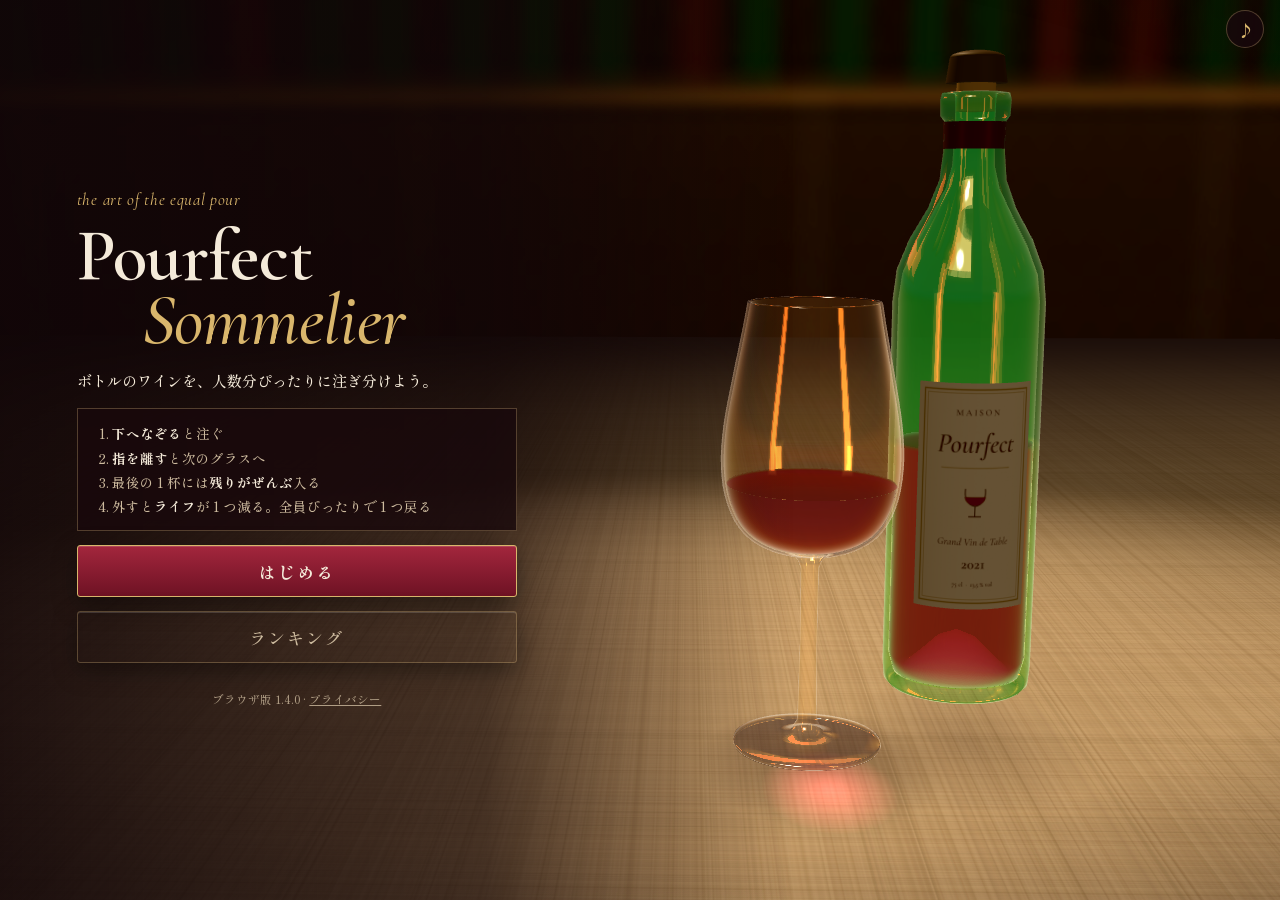
<file: index.html>
<!doctype html>
<html lang="ja">
<head>
<meta charset="utf-8">
<meta name="viewport" content="width=device-width,initial-scale=1,viewport-fit=cover">
<title>Pourfect Sommelier</title>
<meta name="description" content="ボトルのワインを、人数分ぴったりに注ぎ分けるゲーム。ボトルの中の量を目で見て、2〜7 名様のグラスに等しく注ぎます。ブラウザでそのまま遊べて、何組にご満足いただけたかでランキングを競えます。">
<link rel="canonical" href="https://pourfect-sommelier.kumao.app/">
<meta property="og:type" content="website">
<meta property="og:site_name" content="Pourfect Sommelier">
<meta property="og:locale" content="ja_JP">
<meta property="og:url" content="https://pourfect-sommelier.kumao.app/">
<meta property="og:title" content="Pourfect Sommelier">
<meta property="og:description" content="ボトルのワインを、人数分ぴったりに注ぎ分けよう。ブラウザでそのまま遊べます。">
<meta property="og:image" content="https://pourfect-sommelier.kumao.app/assets/og/pourfect-og-1.jpg">
<meta property="og:image:type" content="image/jpeg">
<meta property="og:image:width" content="1200">
<meta property="og:image:height" content="630">
<meta property="og:image:alt" content="Pourfect Sommelier　ワインボトルと、赤ワインを注いだグラス">
<meta name="twitter:card" content="summary_large_image">
<meta name="theme-color" content="#110608">
<meta name="color-scheme" content="dark">
<meta name="format-detection" content="telephone=no">
<meta name="mobile-web-app-capable" content="yes">
<meta name="apple-mobile-web-app-capable" content="yes">
<meta name="apple-mobile-web-app-title" content="Pourfect">
<meta name="apple-mobile-web-app-status-bar-style" content="black-translucent">
<link rel="manifest" href="manifest.webmanifest">
<link rel="icon" type="image/png" sizes="32x32" href="assets/icons/favicon-32.png">
<link rel="apple-touch-icon" href="assets/icons/apple-touch-icon.png">
<link rel="preload" href="assets/fonts/shippori-500.woff" as="font" type="font/woff" crossorigin>
<link rel="preload" href="assets/fonts/shippori-700.woff" as="font" type="font/woff" crossorigin>
<link rel="preload" href="assets/fonts/cormorant.woff" as="font" type="font/woff" crossorigin>
<link rel="stylesheet" href="v/daba633e9a98/app.css">
</head>
<body>
<div id="app">
  <canvas id="cv"></canvas>
  <div id="vig"></div>
  <div id="glow"></div>
  <div id="labels"></div>
  <div id="hud" hidden>
    <div class="hrow">
      <div class="plaque"><span class="cap">STAGE</span><b id="hStage">1</b><span id="hGuests" class="sub">2名様</span></div>
      <div class="right"><div id="hLives" class="plaque lives" role="img" aria-label="ライフ"></div></div>
    </div>
    <div id="hInfo" class="info"></div>
    <div id="hDots" class="dots"></div>
    <div class="spacer"></div>
    <div id="hHint" class="hint"></div>
  </div>
  <button id="btnSound" class="iconbtn" aria-label="音を切りかえる" aria-pressed="true">♪</button>

  <section id="title" class="screen">
    <div class="tt">
      <p class="eyebrow">the art of the equal pour</p>
      <h1>Pourfect <i>Sommelier</i></h1>
      <p class="lead"><span class="nb">ボトルのワインを、</span><span class="nb">人数分ぴったりに注ぎ分けよう。</span></p>
      <ol class="how">
        <li><b>下へなぞる</b>と注ぐ</li>
        <li><b>指を離す</b>と次のグラスへ</li>
        <li>最後の 1 杯には<b>残りがぜんぶ</b>入る</li>
        <li><span class="nb">外すと<b>ライフ</b>が 1 つ減る。</span><span class="nb">全員ぴったりで 1 つ戻る</span></li>
      </ol>
      <button id="btnStart" class="btn">はじめる</button>
      <p id="tBest" class="best"></p>
    </div>
  </section>

  <section id="intro" class="card" hidden>
    <h2 id="iGuests">2名様のご来店</h2>
    <p id="iHint" class="note"></p>
    <button id="btnGo" class="btn">注ぎはじめる</button>
  </section>

  <section id="result" class="card" hidden>
    <p class="cap" id="rStage"></p>
    <h2 id="rTitle"></h2>
    <div class="fold"><div><p id="rSub" class="sub"></p></div></div>
    <div id="rBars" class="bars"></div>
    <div id="rLegend" class="legend"></div>
    <div class="fold"><div>
      <div id="rLine" class="scoreline"><span id="rLeft"></span><span id="rRight"></span></div>
      <div class="btns">
        <button id="btnNext" class="btn">次のお客様へ</button>
        <button id="btnRetry" class="btn" hidden>STAGE 1 からもう一度</button>
        <button id="btnTitle" class="btn ghost" hidden>タイトルへ</button>
      </div>
    </div></div>
  </section>
  <pre id="dbg" hidden></pre>
</div>
<script>
window.__psLoadTimer = setTimeout(function(){ if (window.__ps || document.getElementById('err')) return; var d = document.createElement('pre'); d.id = 'loadErr'; d.textContent = '3D の部品（three.js）の読み込みに時間がかかっています。しばらく待っても始まらないときは、通信を確かめてページを開き直してください。'; document.getElementById('app').appendChild(d); }, 12000);
</script>
<script src="v/daba633e9a98/js/web.js"></script>
<script type="module" src="v/daba633e9a98/js/app.js"></script>
</body>
</html>
</file>
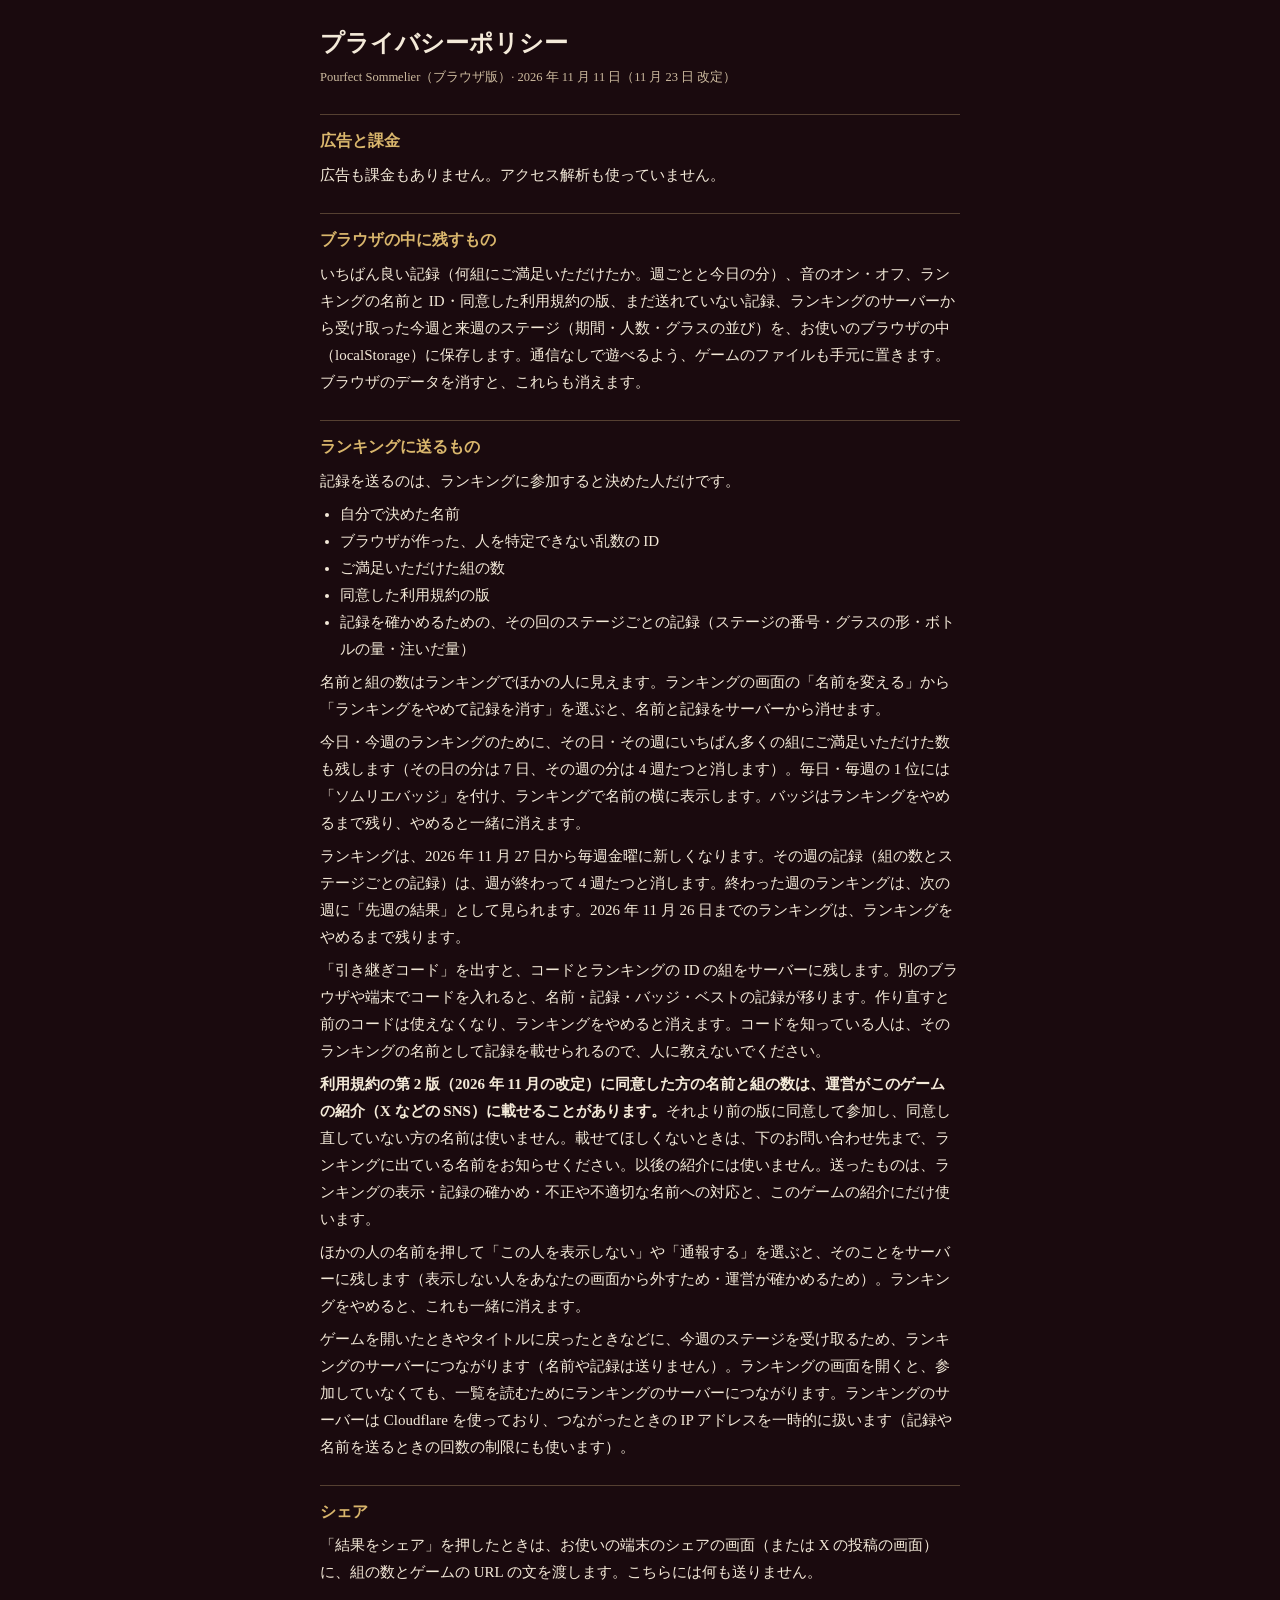
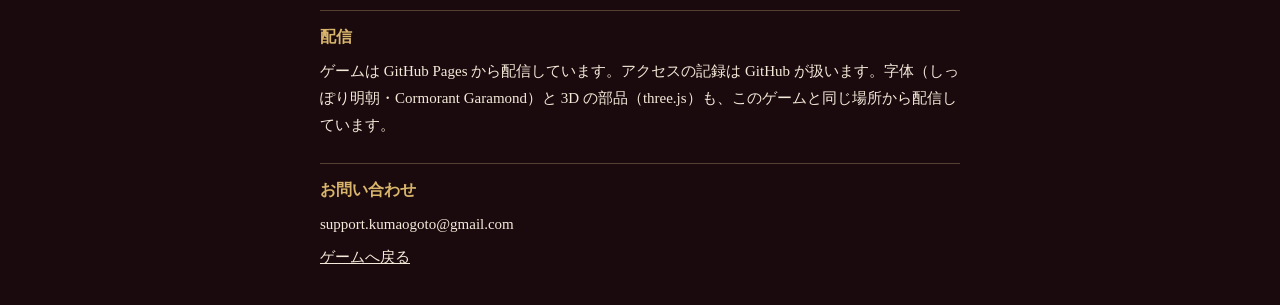
<file: privacy.html>
<!doctype html>
<html lang="ja">
<head>
<meta charset="utf-8">
<meta name="viewport" content="width=device-width,initial-scale=1,viewport-fit=cover">
<title>プライバシーポリシー · Pourfect Sommelier</title>
<meta name="robots" content="noindex">
<meta name="color-scheme" content="dark">
<style>
:root{--ink:#f4ead9;--ink-2:#cdbb9f;--paper:#1a0a0e;--line:rgba(222,190,128,.30);--brass:#d9b66c}
html{background:var(--paper)}
body{margin:0 auto;max-width:640px;padding-block:28px;padding-left:max(18px,env(safe-area-inset-left,0px));padding-right:max(18px,env(safe-area-inset-right,0px));color:var(--ink);background:var(--paper);font-family:"Hiragino Mincho ProN","Yu Mincho","Noto Serif JP",serif;line-height:1.8;font-size:15px}
h1{font-size:24px;line-height:1.3;margin:0 0 4px}
h2{font-size:16px;margin:24px 0 4px;padding-top:12px;border-top:1px solid var(--line);color:var(--brass)}
p,ul{margin:6px 0}
ul{padding-left:1.3em}
small{color:var(--ink-2)}
a{color:inherit}
</style>
</head>
<body>
<h1>プライバシーポリシー</h1>
<small>Pourfect Sommelier（ブラウザ版）· 2026 年 11 月 11 日（11 月 23 日 改定）</small>
<h2>広告と課金</h2>
<p>広告も課金もありません。アクセス解析も使っていません。</p>
<h2>ブラウザの中に残すもの</h2>
<p>いちばん良い記録（何組にご満足いただけたか。週ごとと今日の分）、音のオン・オフ、ランキングの名前と ID・同意した利用規約の版、まだ送れていない記録、ランキングのサーバーから受け取った今週と来週のステージ（期間・人数・グラスの並び）を、お使いのブラウザの中（localStorage）に保存します。通信なしで遊べるよう、ゲームのファイルも手元に置きます。ブラウザのデータを消すと、これらも消えます。</p>
<h2>ランキングに送るもの</h2>
<p>記録を送るのは、ランキングに参加すると決めた人だけです。</p>
<ul>
<li>自分で決めた名前</li>
<li>ブラウザが作った、人を特定できない乱数の ID</li>
<li>ご満足いただけた組の数</li>
<li>同意した利用規約の版</li>
<li>記録を確かめるための、その回のステージごとの記録（ステージの番号・グラスの形・ボトルの量・注いだ量）</li>
</ul>
<p>名前と組の数はランキングでほかの人に見えます。ランキングの画面の「名前を変える」から「ランキングをやめて記録を消す」を選ぶと、名前と記録をサーバーから消せます。</p>
<p>今日・今週のランキングのために、その日・その週にいちばん多くの組にご満足いただけた数も残します（その日の分は 7 日、その週の分は 4 週たつと消します）。毎日・毎週の 1 位には「ソムリエバッジ」を付け、ランキングで名前の横に表示します。バッジはランキングをやめるまで残り、やめると一緒に消えます。</p>
<p>ランキングは、2026 年 11 月 27 日から毎週金曜に新しくなります。その週の記録（組の数とステージごとの記録）は、週が終わって 4 週たつと消します。終わった週のランキングは、次の週に「先週の結果」として見られます。2026 年 11 月 26 日までのランキングは、ランキングをやめるまで残ります。</p>
<p>「引き継ぎコード」を出すと、コードとランキングの ID の組をサーバーに残します。別のブラウザや端末でコードを入れると、名前・記録・バッジ・ベストの記録が移ります。作り直すと前のコードは使えなくなり、ランキングをやめると消えます。コードを知っている人は、そのランキングの名前として記録を載せられるので、人に教えないでください。</p>
<p><strong>利用規約の第 2 版（2026 年 11 月の改定）に同意した方の名前と組の数は、運営がこのゲームの紹介（X などの SNS）に載せることがあります。</strong>それより前の版に同意して参加し、同意し直していない方の名前は使いません。載せてほしくないときは、下のお問い合わせ先まで、ランキングに出ている名前をお知らせください。以後の紹介には使いません。送ったものは、ランキングの表示・記録の確かめ・不正や不適切な名前への対応と、このゲームの紹介にだけ使います。</p>
<p>ほかの人の名前を押して「この人を表示しない」や「通報する」を選ぶと、そのことをサーバーに残します（表示しない人をあなたの画面から外すため・運営が確かめるため）。ランキングをやめると、これも一緒に消えます。</p>
<p>ゲームを開いたときやタイトルに戻ったときなどに、今週のステージを受け取るため、ランキングのサーバーにつながります（名前や記録は送りません）。ランキングの画面を開くと、参加していなくても、一覧を読むためにランキングのサーバーにつながります。ランキングのサーバーは Cloudflare を使っており、つながったときの IP アドレスを一時的に扱います（記録や名前を送るときの回数の制限にも使います）。</p>
<h2>シェア</h2>
<p>「結果をシェア」を押したときは、お使いの端末のシェアの画面（または X の投稿の画面）に、組の数とゲームの URL の文を渡します。こちらには何も送りません。</p>
<h2>配信</h2>
<p>ゲームは GitHub Pages から配信しています。アクセスの記録は GitHub が扱います。字体（しっぽり明朝・Cormorant Garamond）と 3D の部品（three.js）も、このゲームと同じ場所から配信しています。</p>
<h2>お問い合わせ</h2>
<p>support.kumaogoto@gmail.com</p>
<p><a href="./">ゲームへ戻る</a></p>
</body>
</html>
</file>
<file: v/daba633e9a98/app.css>
@font-face{font-family:'Shippori Mincho';font-weight:500;font-display:swap;src:url('../../assets/fonts/shippori-500.woff') format('woff')}
@font-face{font-family:'Shippori Mincho';font-weight:700;font-display:swap;src:url('../../assets/fonts/shippori-700.woff') format('woff')}
@font-face{font-family:'Cormorant Garamond';font-style:normal;font-weight:300 700;font-display:swap;src:url('../../assets/fonts/cormorant.woff') format('woff')}
@font-face{font-family:'Cormorant Garamond';font-style:italic;font-weight:300 700;font-display:swap;src:url('../../assets/fonts/cormorant-italic.woff') format('woff')}
:root{
  --night:#110608;
  --panel:rgba(24,8,12,.80);
  --panel-2:rgba(40,14,20,.86);
  --line:rgba(222,190,128,.30);
  --cream:#f4ead9;
  --cream-2:#cdbb9f;
  --brass:#d9b66c;
  --brass-2:#9c7a3a;
  --wine:#8b1a30;
  --ok:#bfe09a;
  --warn:#f2c879;
  --bad:#ff8f7d;
  --v-great:#f2c879;
  --v-good:#bfe09a;
  --v-ok:#e2d6c2;
  --v-less:#ff8f7d;
  --v-more:#f7a86f;
  --v-none:#a8997f;
  --f-latin:"Cormorant Garamond","Iowan Old Style","Palatino","Times New Roman",serif;
  --f-jp:"Shippori Mincho","Hiragino Mincho ProN","Yu Mincho","Noto Serif JP",serif;
  color-scheme:dark;
}
[hidden]{display:none!important}
html,body{height:100%;margin:0;background:var(--night);color:var(--cream)}
*,*::before,*::after{box-sizing:border-box}
body{font-family:var(--f-jp);font-variant-numeric:lining-nums;overflow:hidden;overscroll-behavior:none;-webkit-user-select:none;user-select:none;-webkit-touch-callout:none;-webkit-tap-highlight-color:transparent}
button{font-family:inherit;cursor:pointer;-webkit-tap-highlight-color:transparent}
button:focus-visible{outline:2px solid var(--brass);outline-offset:3px}
#app{position:fixed;inset:0;overflow:hidden;touch-action:none;background:var(--night)}
#cv{position:absolute;inset:0;width:100%;height:100%;display:block;touch-action:none}
#vig{position:absolute;inset:0;pointer-events:none;background:radial-gradient(120% 90% at 50% 46%,transparent 55%,rgba(8,2,4,.55) 100%)}
#labels{position:absolute;inset:0;pointer-events:none;transition:opacity .25s ease-out}
#labels.off{opacity:0}
#hud{position:absolute;inset:0;pointer-events:none;display:flex;flex-direction:column;gap:8px;
  padding-top:calc(env(safe-area-inset-top,0px) + 10px);padding-bottom:calc(env(safe-area-inset-bottom,0px) + 14px);
  padding-left:max(16px,env(safe-area-inset-left,0px));padding-right:max(16px,env(safe-area-inset-right,0px))}
.hrow{display:flex;justify-content:space-between;align-items:flex-start;gap:10px}
.plaque{display:flex;align-items:baseline;gap:8px;padding:6px 14px 7px;border:1px solid var(--line);border-radius:3px;background:var(--panel);box-shadow:0 6px 18px rgba(0,0,0,.35)}
.cap{font-family:var(--f-latin);font-weight:600;font-size:12px;letter-spacing:.22em;color:var(--brass)}
.plaque b{font-family:var(--f-latin);font-weight:700;font-size:26px;line-height:1;font-variant-numeric:lining-nums tabular-nums}
.plaque .sub{font-size:13px;color:var(--cream-2)}
.plaque{white-space:nowrap}
#btnSound{position:absolute;z-index:6;right:max(16px,env(safe-area-inset-right,0px));top:calc(env(safe-area-inset-top,0px) + 10px)}
.iconbtn{pointer-events:auto;width:38px;height:38px;border-radius:50%;border:1px solid var(--line);background:var(--panel);color:var(--brass);font-size:17px;display:grid;place-items:center;padding:0}
.iconbtn[aria-pressed="false"]{color:var(--cream-2);opacity:.6}
.info{align-self:flex-start;font-size:13px;color:var(--cream-2);padding:4px 10px;border-left:2px solid var(--brass-2);background:linear-gradient(90deg,rgba(24,8,12,.7),transparent)}
.info b{color:var(--cream);font-weight:700}
.right{display:flex;align-self:stretch;margin-right:46px}   
.plaque.lives{align-items:center;gap:4px}
.lives{display:inline-flex;gap:4px;vertical-align:-3px}
.lf svg{display:block;width:17px;height:17px;fill:transparent;stroke:var(--brass-2);stroke-width:1.7;stroke-linejoin:round}
.lf.on svg{fill:#b3243f;stroke:var(--brass)}
.lf.lost svg{animation:lflost .8s .35s ease-out both}
.lf.gain svg{animation:lfgain .7s .35s cubic-bezier(.2,1.4,.4,1) both}
@keyframes lflost{0%{fill:#b3243f;stroke:var(--brass);transform:scale(1)}40%{fill:var(--bad);stroke:var(--bad);transform:scale(1.6) rotate(-14deg)}100%{fill:transparent;stroke:var(--brass-2);transform:scale(1)}}
@keyframes lfgain{0%{fill:transparent;stroke:var(--brass-2);transform:scale(.6)}60%{fill:var(--v-great);stroke:var(--v-great);transform:scale(1.5)}100%{fill:#b3243f;stroke:var(--brass);transform:scale(1)}}
#hud .info,#hud .dots{transition:opacity .3s ease-out}
#hud.judging .info,#hud.judging .dots{opacity:0}
.dots{display:flex;gap:7px;align-items:center;flex-wrap:wrap}
.dot{width:13px;height:13px;border-radius:50%;border:1.5px solid var(--cream-2);opacity:.7}
.dot.done{background:var(--wine-dot,#9b1d33);border-color:var(--brass);opacity:1}
.dot.cur{border-color:var(--brass);box-shadow:0 0 0 3px rgba(217,182,108,.25);opacity:1}
.dot.auto{border-style:dashed}
.spacer{flex:1}
.hint{align-self:center;max-width:min(92%,420px);text-align:center;font-size:14px;line-height:1.6;padding:8px 16px;border-radius:999px;background:var(--panel);border:1px solid var(--line);transition:opacity .3s}
.hint:empty{opacity:0}
.hint b{color:var(--brass)}
.nb{display:inline-block}
.screen{position:absolute;inset:0;display:flex;flex-direction:column;justify-content:flex-end;align-items:center;
  padding-top:calc(env(safe-area-inset-top,0px) + 24px);padding-bottom:calc(env(safe-area-inset-bottom,0px) + 28px);
  padding-left:max(16px,env(safe-area-inset-left,0px));padding-right:max(16px,env(safe-area-inset-right,0px));
  background:linear-gradient(180deg,rgba(17,6,8,.0) 30%,rgba(17,6,8,.72) 70%,rgba(17,6,8,.92))}
.tt{width:min(100%,440px);display:flex;flex-direction:column;gap:14px}
.eyebrow{margin:0;font-family:var(--f-latin);font-style:italic;font-size:17px;color:var(--brass);letter-spacing:.04em}
h1{margin:0;font-family:var(--f-latin);font-weight:600;font-size:clamp(46px,13vw,72px);line-height:.9;letter-spacing:-.01em;text-wrap:balance}
h1 i{font-weight:500;color:var(--brass);display:block;padding-left:.9em}
.lead{margin:0;font-size:15px;line-height:1.8;color:var(--cream)}
.how{margin:0;padding:12px 14px 12px 34px;font-size:13.5px;line-height:1.8;color:var(--cream-2);border:1px solid var(--line);background:var(--panel)}
.how b{color:var(--cream)}
.btn{pointer-events:auto;align-self:stretch;min-height:52px;border-radius:3px;border:1px solid var(--brass);background:linear-gradient(180deg,#a3263d,#6e1224);color:var(--cream);font-size:17px;font-weight:700;letter-spacing:.12em;box-shadow:0 8px 24px rgba(0,0,0,.4),inset 0 1px 0 rgba(255,255,255,.15)}
.btn:active{transform:translateY(1px);filter:brightness(.92)}
.btn.ghost{background:transparent;border-color:var(--line);color:var(--cream-2);font-weight:500}
.best{margin:0;text-align:center;font-size:13px;color:var(--cream-2);font-variant-numeric:lining-nums tabular-nums}
.card{position:absolute;left:50%;bottom:calc(env(safe-area-inset-bottom,0px) + 18px);transform:translateX(-50%);
  width:min(calc(100% - 32px),460px);display:flex;flex-direction:column;gap:10px;padding:18px 18px 16px;
  background:var(--panel-2);border:1px solid var(--line);border-radius:4px;box-shadow:0 18px 50px rgba(0,0,0,.55);
  -webkit-backdrop-filter:blur(6px);backdrop-filter:blur(6px);animation:rise .45s cubic-bezier(.2,.8,.2,1)}
@keyframes rise{from{opacity:0;transform:translate(-50%,24px)}to{opacity:1;transform:translate(-50%,0)}}
.card h2{margin:0;font-size:22px;line-height:1.35;text-wrap:balance}
.card .sub{margin:0;font-size:13.5px;color:var(--cream-2);line-height:1.6}
.note{margin:0;font-size:12.5px;line-height:1.6;color:var(--cream-2)}
.note b{color:#cfe6ff;font-weight:700}
.legend{display:flex;justify-content:center;gap:16px;font-size:11.5px;color:var(--cream-2)}
.legend i{display:inline-block;vertical-align:middle;margin-right:5px}
.legend .lg-t{width:16px;height:2px;background:var(--brass)}
.legend .lg-b{width:14px;height:9px;background:rgba(217,182,108,.16);border-top:1px dashed rgba(217,182,108,.5);border-bottom:1px dashed rgba(217,182,108,.5)}
.bars{display:flex;gap:6px;align-items:flex-end;justify-content:center;padding:6px 0 0}
.bar{flex:1;max-width:56px;min-width:0;display:flex;flex-direction:column;align-items:center;gap:3px}
.col{position:relative;width:100%;height:92px;border-bottom:1px solid var(--line)}
.band{position:absolute;left:0;right:0;background:rgba(217,182,108,.16);border-top:1px dashed rgba(217,182,108,.5);border-bottom:1px dashed rgba(217,182,108,.5)}
.tgt{position:absolute;left:-2px;right:-2px;height:1px;background:var(--brass)}
.fill{position:absolute;left:22%;right:22%;bottom:0;border-radius:2px 2px 0 0;background:linear-gradient(180deg,#c2304b,#6d0f22)}
.fill.white{background:linear-gradient(180deg,#f0dd8e,#b99a3e)}
.fill.rose{background:linear-gradient(180deg,#f6a1a6,#c4566a)}
.ml{font-family:var(--f-latin);font-weight:700;font-size:15px;font-variant-numeric:lining-nums tabular-nums}
.dv{font-size:11px;font-variant-numeric:lining-nums tabular-nums}
.ok{color:var(--ok)}.warn{color:var(--warn)}.bad{color:var(--bad)}
.face{width:22px;height:22px}
.v-great{color:var(--v-great)}.v-good{color:var(--v-good)}.v-ok{color:var(--v-ok)}.v-less{color:var(--v-less)}.v-more{color:var(--v-more)}.v-spill{color:var(--v-less)}.v-none{color:var(--v-none)}
.lab .ml,.bar .ml{color:var(--cream)}
.scoreline{display:flex;justify-content:space-between;align-items:baseline;flex-wrap:wrap;gap:2px 10px;font-size:14px;color:var(--cream-2);border-top:1px solid var(--line);padding-top:8px}
.scoreline b{font-family:var(--f-latin);font-size:20px;color:var(--cream);font-variant-numeric:lining-nums tabular-nums}
#rRight{margin-left:auto}   
.newrec{font-style:normal;font-weight:700;color:var(--brass);letter-spacing:.08em}
.btns{display:flex;flex-direction:column;gap:8px}
.fold{display:grid;grid-template-rows:1fr;transition:grid-template-rows .45s cubic-bezier(.2,.8,.2,1),margin-top .45s cubic-bezier(.2,.8,.2,1),opacity .3s ease-out}
.fold>div{min-height:0;overflow:hidden;display:flex;flex-direction:column;gap:10px}
.card.open .fold>div{overflow:visible}
.card.judging .fold{grid-template-rows:0fr;margin-top:-10px;opacity:0}
.bar:not(.done) .face,.bar:not(.done) .dv{visibility:hidden}
.band{transition:background-color .15s ease-out,border-color .15s ease-out}
.bar.now .col{border-bottom-color:var(--brass)}
.col.in .band{background:rgba(217,182,108,.36);border-color:var(--brass)}
.col.over .band{background:rgba(255,143,125,.22);border-color:var(--bad)}
.col.hit .band{animation:bandhit .55s ease-out}
.col.miss{animation:shake .38s ease-out}
.col.miss .band{background:rgba(255,143,125,.13);border-color:rgba(255,143,125,.7)}
.col.miss.lo .band{border-bottom:2px solid var(--bad)}
.col.miss.hi .band{border-top:2px solid var(--bad)}
.bar.done .face{animation:pop2 .32s cubic-bezier(.2,1.4,.4,1)}
@keyframes bandhit{0%{background:rgba(242,200,121,.8)}100%{background:rgba(217,182,108,.16)}}
@keyframes shake{0%,100%{transform:translateX(0)}20%{transform:translateX(-4px)}45%{transform:translateX(3px)}70%{transform:translateX(-2px)}}
@keyframes pop2{from{opacity:0;transform:scale(.4)}to{opacity:1;transform:scale(1)}}
#glow{position:absolute;inset:0;pointer-events:none;opacity:0;background:radial-gradient(95% 62% at 50% 34%,rgba(255,226,160,.36),rgba(242,200,121,.12) 50%,transparent 76%);mix-blend-mode:screen}
#app.pourfect #glow{animation:glow 1.9s ease-out both}
@keyframes glow{0%{opacity:0}12%{opacity:1}100%{opacity:0}}
#app.pourfect #rTitle{background:linear-gradient(100deg,var(--brass) 0%,#fff3cf 42%,var(--brass) 58%,#f2c879 100%);background-size:230% 100%;-webkit-background-clip:text;background-clip:text;color:transparent;animation:shimmer 2.4s ease-in-out infinite}
@keyframes shimmer{0%{background-position:125% 0}100%{background-position:-105% 0}}
.spark{position:absolute;width:16px;height:16px;margin:-8px 0 0 -8px;opacity:0;background:radial-gradient(circle,#fffbe8 0 20%,#f2c879 45%,rgba(242,200,121,0) 72%);
  clip-path:polygon(50% 0,59% 41%,100% 50%,59% 59%,50% 100%,41% 59%,0 50%,41% 41%);animation:spark 1.1s ease-out both}
@keyframes spark{0%{opacity:0;transform:translateY(6px) scale(.2) rotate(0)}30%{opacity:1;transform:translateY(-4px) scale(1.25) rotate(35deg)}100%{opacity:0;transform:translateY(-26px) scale(.35) rotate(90deg)}}
.lab{position:absolute;transform:translate(-50%,-100%);display:flex;flex-direction:column;align-items:center;gap:2px;padding:5px 8px 4px;min-width:54px;
  background:var(--panel);border:1px solid var(--line);border-radius:3px;font-size:11px;white-space:nowrap;animation:pop .35s cubic-bezier(.2,1.4,.4,1)}
.lab .ml{font-size:16px}
.lab .face{width:20px;height:20px}
#labels.compact .lab{min-width:0;padding:3px 5px 2px}
#labels.compact .lab .w{display:none}
#labels.compact .lab{padding:3px}
.lab.wait,#labels.compact .lab.wait{min-width:0;width:10px;height:10px;padding:0;border:0;border-radius:50%;background:var(--brass);box-shadow:0 0 0 4px rgba(217,182,108,.25);animation:waitp .45s ease-in-out infinite alternate}
.lab.wait>*{display:none}
@keyframes waitp{from{opacity:.45}to{opacity:1}}
@keyframes pop{from{opacity:0;transform:translate(-50%,-80%) scale(.7)}to{opacity:1;transform:translate(-50%,-100%) scale(1)}}
#dbg{position:absolute;left:max(16px,env(safe-area-inset-left,0px));bottom:calc(env(safe-area-inset-bottom,0px) + 70px);margin:0;padding:6px 8px;font:11px/1.45 ui-monospace,Menlo,monospace;background:rgba(0,0,0,.6);color:#cfe;pointer-events:none;white-space:pre}
#err,#loadErr{position:absolute;inset:auto 16px 16px;padding:12px;background:#400;color:#fff;font:12px/1.5 ui-monospace,Menlo,monospace;white-space:pre-wrap}
#err.soft{z-index:9;bottom:calc(env(safe-area-inset-bottom,0px) + 16px);margin:0;padding:10px 14px;border:1px solid var(--bad);border-radius:3px;background:#2a0f15;color:var(--cream);font:12.5px/1.6 var(--f-jp);text-align:center;cursor:pointer;box-shadow:0 12px 30px rgba(0,0,0,.5);animation:rise2 .3s cubic-bezier(.2,.8,.2,1)}
@keyframes rise2{from{opacity:0;transform:translateY(10px)}to{opacity:1;transform:none}}
@media (min-aspect-ratio:1/1) and (min-width:700px){
  .screen{align-items:flex-start;justify-content:center;padding-left:max(6vw,env(safe-area-inset-left,0px));background:linear-gradient(90deg,rgba(17,6,8,.92) 0%,rgba(17,6,8,.7) 38%,rgba(17,6,8,0) 62%)}
}
@media (prefers-reduced-motion:reduce){.card,.lab,.spark,#err.soft,.lf.lost svg,.lf.gain svg,.col.miss,.col.hit .band,.bar.done .face,#app.pourfect #glow,#app.pourfect #rTitle{animation:none}.fold{transition:none}}
.ps-foot{margin:0;text-align:center;font-size:11.5px;color:var(--cream-2);opacity:.8}
.ps-foot a{color:inherit;pointer-events:auto}
.ps-foot button{border:0;background:none;font:inherit;color:inherit;text-decoration:underline;text-underline-offset:2px;pointer-events:auto;padding:10px 6px;margin:-10px -6px}
.ps-foot [hidden]{display:none}
.st-body{display:grid;gap:10px;padding:4px 0 2px}
.st-lead{margin:0;font-size:15px;line-height:1.7;text-align:center;text-wrap:balance}
.ps-note{margin:0;text-align:center;font-size:12px;color:var(--warn)}
.ps-row2{display:flex;gap:8px}
.ps-row2 .btn{flex:1;min-width:0;min-height:46px;padding:0 6px;font-size:14px;letter-spacing:.04em;white-space:nowrap}
@media (max-width:370px){.ps-row2 .btn{font-size:12.5px;letter-spacing:0}}
.rk-status{margin:0;font-size:13px;line-height:1.5;color:var(--brass);text-align:center}
.rk-overlay{position:absolute;inset:0;z-index:8;display:flex;align-items:center;justify-content:center;
  padding:calc(env(safe-area-inset-top,0px) + 16px) max(16px,env(safe-area-inset-right,0px)) calc(env(safe-area-inset-bottom,0px) + 16px) max(16px,env(safe-area-inset-left,0px));
  background:rgba(10,3,5,.74);-webkit-backdrop-filter:blur(3px);backdrop-filter:blur(3px)}
.rsheet{position:relative;width:min(100%,460px);max-height:100%;display:flex;flex-direction:column;gap:8px;padding:18px 18px 16px;
  background:var(--panel-2);border:1px solid var(--line);border-radius:4px;box-shadow:0 18px 50px rgba(0,0,0,.6);animation:rkin .3s cubic-bezier(.2,.8,.2,1)}
@keyframes rkin{from{opacity:0;transform:translateY(16px)}to{opacity:1;transform:none}}
.rsheet .cap{margin:0}
.rsheet h2{margin:0;font-size:22px;line-height:1.35}
#rankBody{flex:1;min-height:120px;overflow-y:auto;overscroll-behavior:contain;touch-action:pan-y;-webkit-overflow-scrolling:touch;display:flex;flex-direction:column;gap:8px;padding-right:2px;
  --more:0px;-webkit-mask-image:linear-gradient(to bottom,#000 calc(100% - var(--more)),transparent);mask-image:linear-gradient(to bottom,#000 calc(100% - var(--more)),transparent)}
.rk-close{flex:none}
.rk-empty{margin:0;padding:26px 0;font-size:14px;color:var(--cream-2);text-align:center}
.rk-head{display:flex;justify-content:space-between;align-items:center;gap:8px;font-size:13px;color:var(--cream-2)}
.rk-link{pointer-events:auto;border:0;background:none;padding:6px 4px;color:var(--cream-2);font-size:13px;text-decoration:underline;text-underline-offset:3px}
.rk-list{list-style:none;margin:0;padding:0;display:grid;gap:4px}
.rk-row{display:grid;grid-template-columns:34px minmax(0,1fr) auto;align-items:baseline;gap:10px;padding:8px 12px;border:1px solid var(--line);border-radius:3px;background:rgba(0,0,0,.18)}
.rk-row.mine{border-color:var(--brass);background:rgba(217,182,108,.14)}
.rk-row.tap{cursor:pointer}
.rk-row.tap:focus-visible{outline:2px solid var(--brass);outline-offset:1px}
.rk-rank{font-family:var(--f-latin);font-weight:700;font-size:20px;line-height:1;color:var(--brass);text-align:center;font-variant-numeric:lining-nums tabular-nums}
.rk-name{font-size:15px;color:var(--cream);overflow:hidden;white-space:nowrap;text-overflow:ellipsis}
.rk-tabs{display:grid;grid-template-columns:repeat(3,1fr);gap:6px}
.rk-tabs[hidden]{display:none}
.rk-tab{min-height:40px;padding:0 4px;border:1px solid var(--line);border-radius:3px;background:rgba(0,0,0,.18);color:var(--cream-2);font:inherit;font-size:14px;letter-spacing:.08em;cursor:pointer;pointer-events:auto;transition:background .2s ease-out,border-color .2s ease-out,color .2s ease-out}
.rk-tab.on{border-color:var(--brass);color:var(--cream);background:rgba(217,182,108,.16)}
.rk-who{display:flex;align-items:baseline;gap:6px;min-width:0}
.rk-who .rk-name{min-width:0}
.rk-badges{flex:none;display:inline-flex;align-items:baseline;gap:6px;font-size:15px;line-height:1;white-space:nowrap}
.rk-mine .rk-badges{margin-left:8px}
.rk-bd{display:inline-flex;align-items:baseline}
.rk-bn{margin-left:1px;font-size:10px;color:var(--brass);letter-spacing:0;font-variant-numeric:lining-nums tabular-nums}
.rk-badgenote{margin-top:6px;opacity:.85}
.rk-period{margin:0;font-size:14px;color:var(--cream);letter-spacing:.04em;font-variant-numeric:lining-nums tabular-nums}
.nb.ps-sp{margin-left:.3em}
.nb.ps-gap{margin-left:.8em}
.rk-prevspan{text-align:center}
.rk-stale{display:flex;flex-direction:column;align-items:center;gap:6px;padding:10px 12px;border:1px solid var(--brass);border-radius:3px;background:rgba(217,182,108,.1);font-size:13px;line-height:1.5;color:var(--cream);text-align:center}
.ps-mini{display:inline-flex;align-items:center;justify-content:center;align-self:center;min-height:36px;padding:0 18px;font-size:13px;letter-spacing:.06em;text-decoration:none;pointer-events:auto}
.ps-season{margin:-6px 0 -6px;text-align:center;font-size:13px;line-height:1.5;color:var(--brass);letter-spacing:.04em;font-variant-numeric:lining-nums tabular-nums}
.ps-season[hidden]{display:none}
.ps-season.stale{margin:0}
.ps-stale{display:flex;flex-direction:column;align-items:center;gap:6px;color:var(--cream)}
.rk-codebox{display:grid;gap:6px;padding:10px 12px;border:1px solid var(--line);border-radius:3px;background:rgba(0,0,0,.18)}
.rk-codebox b{color:var(--cream);font-size:14px}
.rk-codearea{display:grid;gap:6px}
.rk-codearea:empty{display:none}
.rk-code{font-family:var(--f-latin);letter-spacing:.12em;text-align:center;text-transform:uppercase;font-variant-numeric:lining-nums tabular-nums;-webkit-user-select:text;user-select:text}
.rk-warn{color:var(--brass)}
.rk-sys{font-family:"Hiragino Mincho ProN","Yu Mincho","Noto Serif JP",serif}
.rk-score{font-size:12px;color:var(--cream-2);white-space:nowrap}
.rk-score b{font-family:var(--f-latin);font-weight:700;font-size:22px;line-height:1;color:var(--cream);font-variant-numeric:lining-nums tabular-nums}
.rk-detail{grid-column:1/-1;display:grid;gap:8px;padding-top:6px}
.rk-menu{display:flex;flex-wrap:wrap;gap:6px}
.rk-menu button{border:1px solid var(--line);border-radius:999px;background:transparent;color:var(--cream);padding:7px 11px;font-size:12px}
.rk-small{margin:0;font-size:12px;line-height:1.6;color:var(--cream-2);text-align:center;text-wrap:balance}
.rk-mine{margin:4px 0 0;font-size:14px;font-weight:700;color:var(--brass);text-align:center}
.rk-join{display:grid;gap:8px}
.rk-lead{margin:0;font-size:15px;font-weight:700;text-align:center}
.rk-input{width:100%;font:inherit;font-size:18px;font-weight:700;padding:11px 14px;border:1px solid var(--brass);border-radius:3px;background:rgba(0,0,0,.3);color:var(--cream);-webkit-user-select:text;user-select:text;touch-action:manipulation}
.rk-input::placeholder{color:var(--cream-2);opacity:.6}
.rk-count{font-size:12px;color:var(--cream-2);text-align:right}
.rk-count.over{color:var(--bad)}
.rk-terms{max-height:24vh;overflow:auto;padding:8px 12px;border:1px solid var(--line);border-radius:3px;background:rgba(0,0,0,.18);font-size:12px;line-height:1.6;color:var(--cream-2);touch-action:pan-y}
.rk-terms b{color:var(--cream)}
.rk-terms ul{margin:4px 0 0;padding-left:1.2em;display:grid;gap:4px}
.rk-terms li{text-wrap:pretty}
.rk-terms li.new{color:var(--cream)}
.rk-new{display:inline-block;margin-right:6px;padding:0 6px;border:1px solid var(--brass);border-radius:2px;color:var(--brass);font-size:11px;line-height:1.5;font-weight:700}
.rk-join.renaming .rk-terms{max-height:14vh}
.rk-agree{display:flex;align-items:center;gap:8px;min-height:44px;font-size:14px;color:var(--cream)}
.rk-agree input{width:22px;height:22px;flex:none;accent-color:var(--brass)}
.rk-error{margin:0;min-height:1.2em;font-size:13px;color:var(--bad);text-align:center}
.rk-danger{width:100%;border:1px solid var(--bad);border-radius:3px;background:transparent;color:var(--bad);padding:11px 6px;font-size:14px}
.rk-id{margin:0;font-size:10px;color:var(--cream-2);word-break:break-all;-webkit-user-select:text;user-select:text}
.rk-note{margin-top:4px;padding:7px 10px;border-radius:999px;background:var(--brass);color:#2a1206;font-size:12px;font-weight:700;text-align:center}
.rsheet button:disabled{opacity:.55}
#psQuit{position:absolute;right:calc(max(16px,env(safe-area-inset-right,0px)) + 46px);top:calc(env(safe-area-inset-top,0px) + 10px);font-size:20px;line-height:1;transition:opacity .25s ease-out}
#psQuit:disabled{opacity:.25;cursor:default}
#app.ps-quit .right{margin-right:92px}
@media (prefers-reduced-motion:reduce){.rsheet{animation:none}}
.screen{justify-content:safe flex-end;overflow-y:auto;touch-action:pan-y}
.card{max-height:calc(100% - env(safe-area-inset-top,0px) - 24px);overflow-y:auto;overscroll-behavior:contain;touch-action:pan-y}
@media (min-aspect-ratio:1/1) and (min-width:700px){.screen{justify-content:safe center}}
@media (max-height:640px){
  .tt{gap:9px}
  .eyebrow{font-size:14px}
  h1{font-size:clamp(38px,11vw,54px)}
  .lead{font-size:14px;line-height:1.6}
  .how{padding:8px 12px 8px 30px;font-size:12.5px;line-height:1.6}
  .tt .btn,.card .btn{min-height:44px}
  .ps-row2 .btn{min-height:42px}
  .card{gap:8px;padding:14px 16px 12px}
  .ps-season{margin:-2px 0}
  .screen{padding-top:calc(env(safe-area-inset-top,0px) + 14px);padding-bottom:calc(env(safe-area-inset-bottom,0px) + 16px)}
}
@media (max-height:430px){
  .eyebrow{display:none}
  h1{font-size:40px}
  .how{line-height:1.45}
}
.ps-badges{margin:2px 0 0;text-align:center;font-size:13px;color:var(--brass);letter-spacing:.04em}
.ps-badges[hidden]{display:none}
.ps-toast{position:absolute;left:50%;top:calc(env(safe-area-inset-top,0px) + 64px);z-index:30;transform:translate(-50%,-8px);opacity:0;
  width:min(calc(100% - 32px),360px);display:grid;gap:4px;padding:12px 16px;border:1px solid var(--brass);border-radius:4px;
  background:rgba(26,10,14,.94);color:var(--cream);text-align:center;font-size:14px;line-height:1.5;cursor:pointer;pointer-events:auto;
  box-shadow:0 10px 30px rgba(0,0,0,.45);transition:opacity .25s ease-out,transform .25s ease-out}
.ps-toast.on{opacity:1;transform:translate(-50%,0)}
.ps-toast[hidden]{display:none}
.ps-toast b{color:var(--brass);font-size:15px}
.ps-toast small{color:var(--cream-2);font-size:11px}
.ps-toast.long{gap:1px;padding:9px 12px;font-size:13px;line-height:1.42;letter-spacing:0}
.ps-toast.long b{font-size:14px;margin-bottom:2px}
.ps-toast.long small{margin-top:2px}
</file>
